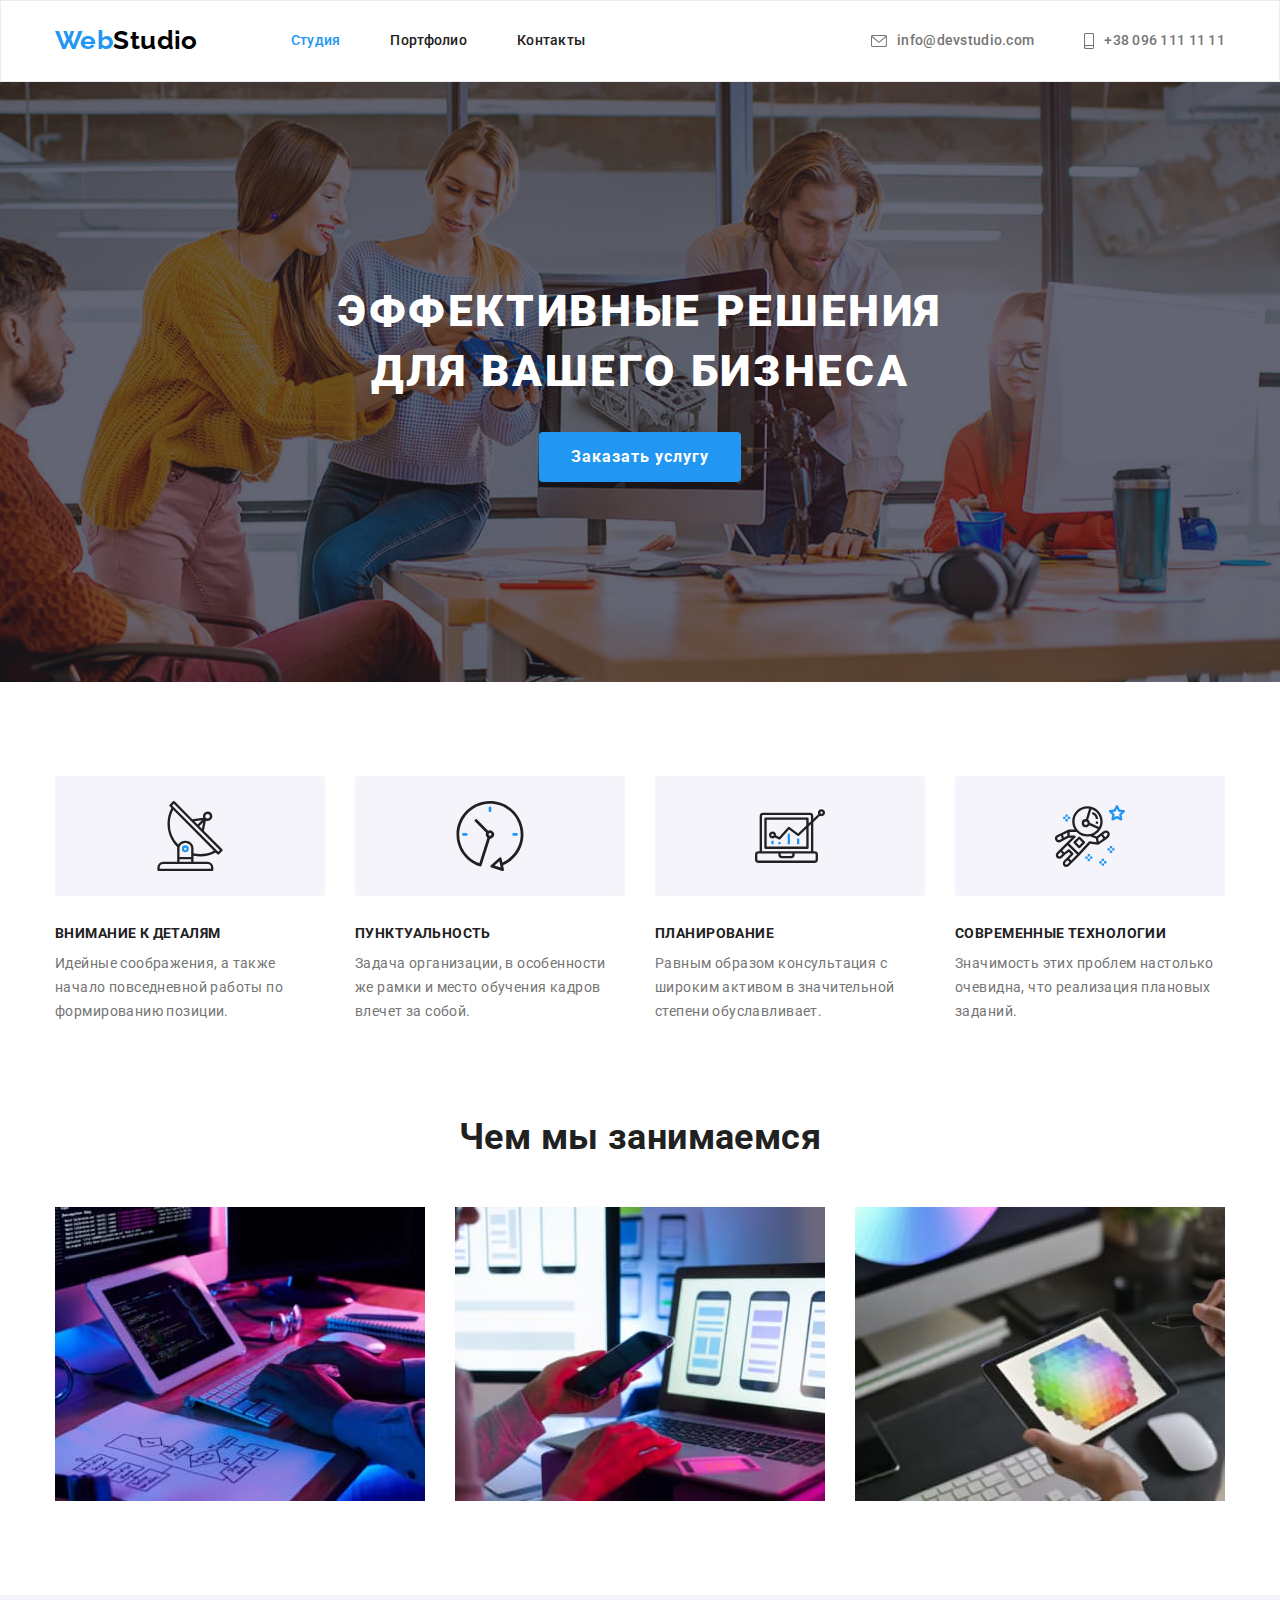
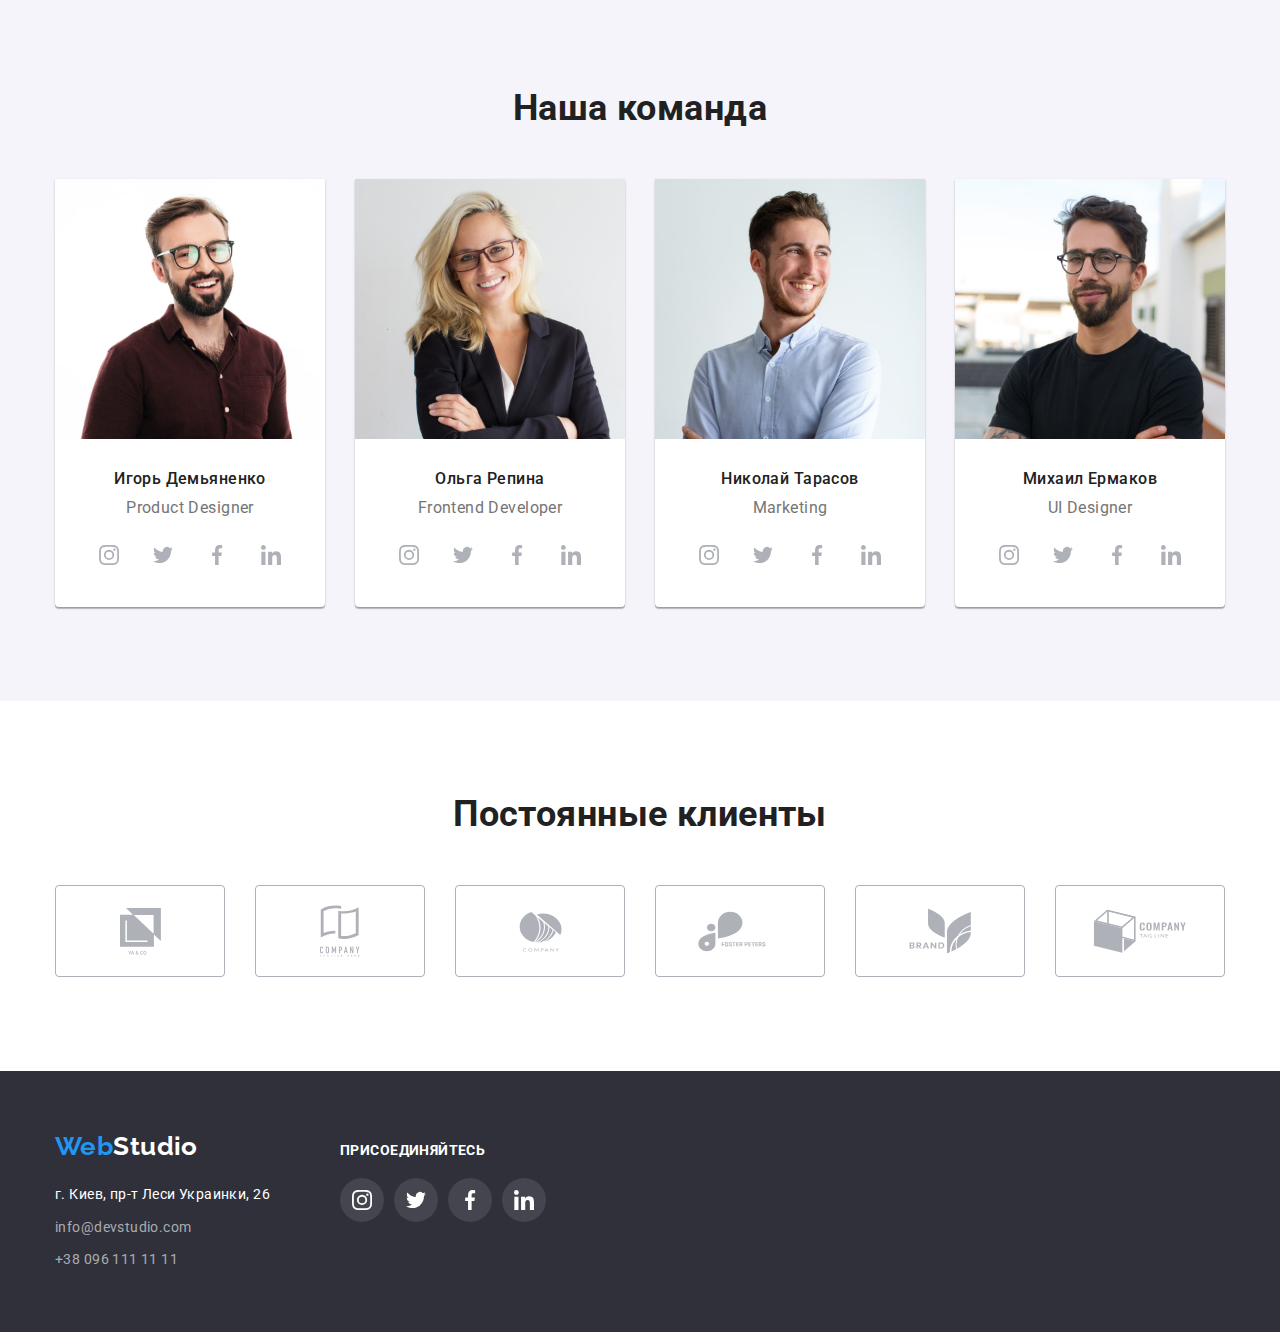
<file: index.html>
<!DOCTYPE html>
<html lang="ru">
  <head>
    <meta charset="UTF-8" />
    <meta http-equiv="X-UA-Compatible" content="IE=edge" />
    <meta name="viewport" content="width=device-width, initial-scale=1.0" />
    <title>WebStudio</title>

    <link rel="preconnect" href="https://fonts.googleapis.com" />
    <link rel="preconnect" href="https://fonts.gstatic.com" crossorigin />
    <link
      href="https://fonts.googleapis.com/css2?family=Raleway:wght@700&family=Roboto:wght@400;500;700;900&display=swap"
      rel="stylesheet"
    />
    <link
      rel="stylesheet"
      href="https://cdnjs.cloudflare.com/ajax/libs/modern-normalize/1.1.0/modern-normalize.css"
      integrity="sha512-Y0MM+V6ymRKN2zStTqzQ227DWhhp4Mzdo6gnlRnuaNCbc+YN/ZH0sBCLTM4M0oSy9c9VKiCvd4Jk44aCLrNS5Q=="
      crossorigin="anonymous"
      referrerpolicy="no-referrer"
    />
    <link rel="stylesheet" href="./css/styles.css" />

    <!-- Иконка -->
    <link rel="apple-touch-icon" sizes="180x180" href="./images/favicon/apple-touch-icon.png" />
    <link rel="icon" type="image/png" sizes="32x32" href="./images/favicon/favicon-32x32.png" />
    <link rel="icon" type="image/png" sizes="16x16" href="./images/favicon/favicon-16x16.png" />
    <link rel="manifest" href="./images/favicon/site.webmanifest" />
    <meta name="msapplication-TileColor" content="#da532c" />
    <meta name="theme-color" content="#ffffff" />
  </head>
  <body>
    <!--Заголовок -->
    <header class="header">
      <div class="container header-flex">
        <nav class="nav">
          <a class="header-logo logo" href="./index.html"><span class="active">Web</span>Studio</a>
          <ul class="header-nav-list list">
            <li class="header-nav-item">
              <a class="header-nav-link active" href="./index.html">Студия</a>
            </li>
            <li class="header-nav-item">
              <a class="header-nav-link" href="./portfolio.html">Портфолио</a>
            </li>
            <li class="header-nav-item"><a class="header-nav-link" href="">Контакты</a></li>
          </ul>
        </nav>
        <ul class="header-contacts-list list">
          <li class="header-contact-item">
            <a class="header-contact-link" href="mailto:info@devstudio.com">
              <svg class="header-icon link-svg" width="16" height="12">
                <use href="./images/icons.svg#icon-envelope"></use>
              </svg>
              info@devstudio.com</a
            >
          </li>
          <li class="header-contact-item">
            <a class="header-contact-link" href="tel:+380961111111"
              ><svg class="header-icon link-svg" width="10" height="16">
                <use href="./images/icons.svg#icon-smartphone"></use>
              </svg>
              +38 096 111 11 11</a
            >
          </li>
        </ul>
      </div>
    </header>

    <main>
      <!-- Шапка-->
      <section class="hero section">
        <div class="overlay">
          <div class="container">
            <h1 class="hero-title">Эффективные решения для вашего бизнеса</h1>
            <button class="button primary" type="button">Заказать услугу</button>
          </div>
        </div>
      </section>

      <!-- Приемущества -->
      <section class="section advantages">
        <div class="container">
          <h2 class="advantages-title visually-hidden">Приемущества</h2>
          <ul class="advantages-list list">
            <li class="advantage-item">
              <div class="advantage-item-icon">
                <svg width="70" height="70  ">
                  <use href="./images/icons.svg#icon-antenna"></use>
                </svg>
              </div>
              <h3 class="advantage-subtitle">Внимание к деталям</h3>
              <p class="advantage-text">
                Идейные соображения, а также начало повседневной работы по формированию позиции.
              </p>
            </li>
            <li class="advantage-item">
              <div class="advantage-item-icon">
                <svg width="70" height="70  ">
                  <use href="./images/icons.svg#icon-clock"></use>
                </svg>
              </div>
              <h3 class="advantage-subtitle">Пунктуальность</h3>
              <p class="advantage-text">
                Задача организации, в особенности же рамки и место обучения кадров влечет за собой.
              </p>
            </li>
            <li class="advantage-item">
              <div class="advantage-item-icon">
                <svg width="70" height="70  ">
                  <use href="./images/icons.svg#icon-diagram"></use>
                </svg>
              </div>
              <h3 class="advantage-subtitle">Планирование</h3>
              <p class="advantage-text">
                Равным образом консультация с широким активом в значительной степени обуславливает.
              </p>
            </li>
            <li class="advantage-item">
              <div class="advantage-item-icon">
                <svg width="70" height="70  ">
                  <use href="./images/icons.svg#icon-astronaut"></use>
                </svg>
              </div>
              <h3 class="advantage-subtitle">Современные технологии</h3>
              <p class="advantage-text">
                Значимость этих проблем настолько очевидна, что реализация плановых заданий.
              </p>
            </li>
          </ul>
        </div>
      </section>

      <!-- Чем мы занимаемся -->
      <section class="responsibilities section-no-padding">
        <div class="container">
          <h2 class="section-title">Чем мы занимаемся</h2>
          <ul class="responsibilities-list list">
            <li class="responsibilities-item">
              <img
                src="./images/index/responsibilities/box1.jpg"
                alt="Разработка алгоритма"
                height="294"
                width="370"
              />
            </li>
            <li class="responsibilities-item">
              <img
                src="./images/index/responsibilities/box2.jpg"
                alt="Проэктирование удобного адаптивного интерфеса"
                height="294"
                width="370"
              />
            </li>
            <li class="responsibilities-item">
              <img
                src="./images/index/responsibilities/box3.jpg"
                alt="Разработка красивого дизайна"
                height="294"
                width="370"
              />
            </li>
          </ul>
        </div>
      </section>

      <!--Наша команда  -->
      <section class="section team">
        <div class="container">
          <h2 class="section-title">Наша команда</h2>
          <ul class="team-list list">
            <li class="team-item card">
              <div class="card-thumb">
                <img
                  class="team-img"
                  src="./images/index/team/photo1.jpg"
                  alt="Фото Игоря Демьяненко"
                  width="270"
                  height="260"
                />
              </div>
              <div class="card-content">
                <h3 class="name">Игорь Демьяненко</h3>
                <p class="post">Product Designer</p>
                <ul class="socials-list">
                  <li class="socials-item">
                    <a href="" class="socials-link"
                      ><svg class="link-svg" width="20" height="20">
                        <use href="./images/icons.svg#icon-instagram"></use>
                      </svg>
                    </a>
                  </li>
                  <li class="socials-item">
                    <a href="" class="socials-link"
                      ><svg class="link-svg" width="20" height="20">
                        <use href="./images/icons.svg#icon-twitter"></use>
                      </svg>
                    </a>
                  </li>
                  <li class="socials-item">
                    <a href="" class="socials-link"
                      ><svg class="link-svg" width="20" height="20">
                        <use href="./images/icons.svg#icon-facebook"></use>
                      </svg>
                    </a>
                  </li>
                  <li class="socials-item">
                    <a href="" class="socials-link"
                      ><svg class="link-svg" width="20" height="20">
                        <use href="./images/icons.svg#icon-linkedin"></use>
                      </svg>
                    </a>
                  </li>
                </ul>
              </div>
            </li>
            <li class="team-item card">
              <div class="card-thumb">
                <img
                  class="team-img"
                  src="./images/index/team/photo2.jpg"
                  alt="Фото Ольги Репиной"
                  width="270"
                  height="260"
                />
              </div>
              <div class="card-content">
                <h3 class="name">Ольга Репина</h3>
                <p class="post">Frontend Developer</p>
                <ul class="socials-list">
                  <li class="socials-item">
                    <a href="" class="socials-link"
                      ><svg class="link-svg" width="20" height="20">
                        <use href="./images/icons.svg#icon-instagram"></use>
                      </svg>
                    </a>
                  </li>
                  <li class="socials-item">
                    <a href="" class="socials-link"
                      ><svg class="link-svg" width="20" height="20">
                        <use href="./images/icons.svg#icon-twitter"></use>
                      </svg>
                    </a>
                  </li>
                  <li class="socials-item">
                    <a href="" class="socials-link"
                      ><svg class="link-svg" width="20" height="20">
                        <use href="./images/icons.svg#icon-facebook"></use>
                      </svg>
                    </a>
                  </li>
                  <li class="socials-item">
                    <a href="" class="socials-link"
                      ><svg class="link-svg" width="20" height="20">
                        <use href="./images/icons.svg#icon-linkedin"></use>
                      </svg>
                    </a>
                  </li>
                </ul>
              </div>
            </li>
            <li class="team-item card">
              <div class="card-thumb">
                <img
                  class="team-img"
                  src="./images/index/team/photo3.jpg"
                  alt="Фото Николая Тарасова"
                  width="270"
                  height="260"
                />
              </div>
              <div class="card-content">
                <h3 class="name">Николай Тарасов</h3>
                <p class="post">Marketing</p>
                <ul class="socials-list">
                  <li class="socials-item">
                    <a href="" class="socials-link"
                      ><svg class="link-svg" width="20" height="20">
                        <use href="./images/icons.svg#icon-instagram"></use>
                      </svg>
                    </a>
                  </li>
                  <li class="socials-item">
                    <a href="" class="socials-link"
                      ><svg class="link-svg" width="20" height="20">
                        <use href="./images/icons.svg#icon-twitter"></use>
                      </svg>
                    </a>
                  </li>
                  <li class="socials-item">
                    <a href="" class="socials-link"
                      ><svg class="link-svg" width="20" height="20">
                        <use href="./images/icons.svg#icon-facebook"></use>
                      </svg>
                    </a>
                  </li>
                  <li class="socials-item">
                    <a href="" class="socials-link"
                      ><svg class="link-svg" width="20" height="20">
                        <use href="./images/icons.svg#icon-linkedin"></use>
                      </svg>
                    </a>
                  </li>
                </ul>
              </div>
            </li>
            <li class="team-item card">
              <div class="card-thumb">
                <img
                  class="team-img"
                  src="images/index/team/photo4.jpg"
                  alt="Фото Михаила
                  Ермакова"
                  width="270"
                  height="260"
                />
              </div>
              <div class="card-content">
                <h3 class="name">Михаил Ермаков</h3>
                <p class="post">UI Designer</p>
                <ul class="socials-list">
                  <li class="socials-item">
                    <a href="" class="socials-link"
                      ><svg class="link-svg" width="20" height="20">
                        <use href="./images/icons.svg#icon-instagram"></use>
                      </svg>
                    </a>
                  </li>
                  <li class="socials-item">
                    <a href="" class="socials-link"
                      ><svg class="link-svg" width="20" height="20">
                        <use href="./images/icons.svg#icon-twitter"></use>
                      </svg>
                    </a>
                  </li>
                  <li class="socials-item">
                    <a href="" class="socials-link"
                      ><svg class="link-svg" width="20" height="20">
                        <use href="./images/icons.svg#icon-facebook"></use>
                      </svg>
                    </a>
                  </li>
                  <li class="socials-item">
                    <a href="" class="socials-link"
                      ><svg class="link-svg" width="20" height="20">
                        <use href="./images/icons.svg#icon-linkedin"></use>
                      </svg>
                    </a>
                  </li>
                </ul>
              </div>
            </li>
          </ul>
        </div>
      </section>
      <!-- Постоянные клиенты -->
      <section class="section regular-costomers">
        <div class="container">
          <h2 class="section-title">Постоянные клиенты</h2>
          <ul class="regular-costomers-list">
            <li class="regular-costomers-item">
              <a class="regular-costomers-link" href=""
                ><svg class="regular-customers-svg link-svg" width="41" height="47">
                  <use href="./images/icons.svg#icon-client1"></use>
                </svg>
              </a>
            </li>
            <li class="regular-costomers-item">
              <a class="regular-costomers-link" href=""
                ><svg class="regular-customers-svg link-svg" width="40" height="52">
                  <use href="./images/icons.svg#icon-client2"></use>
                </svg>
              </a>
            </li>
            <li class="regular-costomers-item">
              <a class="regular-costomers-link" href=""
                ><svg class="regular-customers-svg link-svg" width="43" height="51">
                  <use href="./images/icons.svg#icon-client3"></use>
                </svg>
              </a>
            </li>
            <li class="regular-costomers-item">
              <a class="regular-costomers-link" href=""
                ><svg class="regular-customers-svg link-svg" width="84" height="41">
                  <use href="./images/icons.svg#icon-client4"></use>
                </svg>
              </a>
            </li>
            <li class="regular-costomers-item">
              <a class="regular-costomers-link" href=""
                ><svg class="regular-customers-svg link-svg" width="63" height="46">
                  <use href="./images/icons.svg#icon-client5"></use>
                </svg>
              </a>
            </li>
            <li class="regular-costomers-item">
              <a class="regular-costomers-link" href=""
                ><svg class="regular-customers-svg link-svg" width="94" height="44">
                  <use href="./images/icons.svg#icon-client6"></use>
                </svg>
              </a>
            </li>
          </ul>
        </div>
      </section>
    </main>

    <!-- Футер -->
    <footer class="footer">
      <div class="container footer-container">
        <div class="footer-contacts">
          <a class="footer-logo logo" href="./index.html"><span class="active">Web</span>Studio</a>
          <address>
            <ul class="contacts-list list">
              <li class="footer-contact-item">
                <a
                  class="footer-contact-link address"
                  href="https://goo.gl/maps/piqngm7oDQpEDh6u6"
                  target="_blank"
                  rel="noopener nofollow noreferrer"
                  >г. Киев, пр-т Леси Украинки, 26</a
                >
              </li>
              <li class="footer-contact-item">
                <a class="footer-contact-link" href="mailto:info@devstudio.com"
                  >info@devstudio.com</a
                >
              </li>
              <li class="footer-contact-item">
                <a class="footer-contact-link" href="tel:+380961111111">+38 096 111 11 11</a>
              </li>
            </ul>
          </address>
        </div>
        <div class="footer-socials">
          <h2 class="footer-title">присоединяйтесь</h2>
          <ul class="fooer-socials-list socials-list">
            <li class="footer-socials-item socials-item">
              <a href="" class="footer-socials-link socials-link">
                <svg class="link-svg" width="20" height="20">
                  <use href="./images/icons.svg#icon-instagram"></use>
                </svg>
              </a>
            </li>
            <li class="footer-socials-item socials-item">
              <a href="" class="footer-socials-link socials-link">
                <svg class="link-svg" width="20" height="20">
                  <use href="./images/icons.svg#icon-twitter"></use>
                </svg>
              </a>
            </li>
            <li class="footer-socials-item socials-item">
              <a href="" class="footer-socials-link socials-link">
                <svg class="link-svg" width="20" height="20">
                  <use href="./images/icons.svg#icon-facebook"></use>
                </svg>
              </a>
            </li>
            <li class="footer-socials-item socials-item">
              <a href="" class="footer-socials-link socials-link">
                <svg class="link-svg" width="20" height="20">
                  <use href="./images/icons.svg#icon-linkedin"></use>
                </svg>
              </a>
            </li>
          </ul>
        </div>
      </div>
    </footer>
  </body>
</html>
</file>
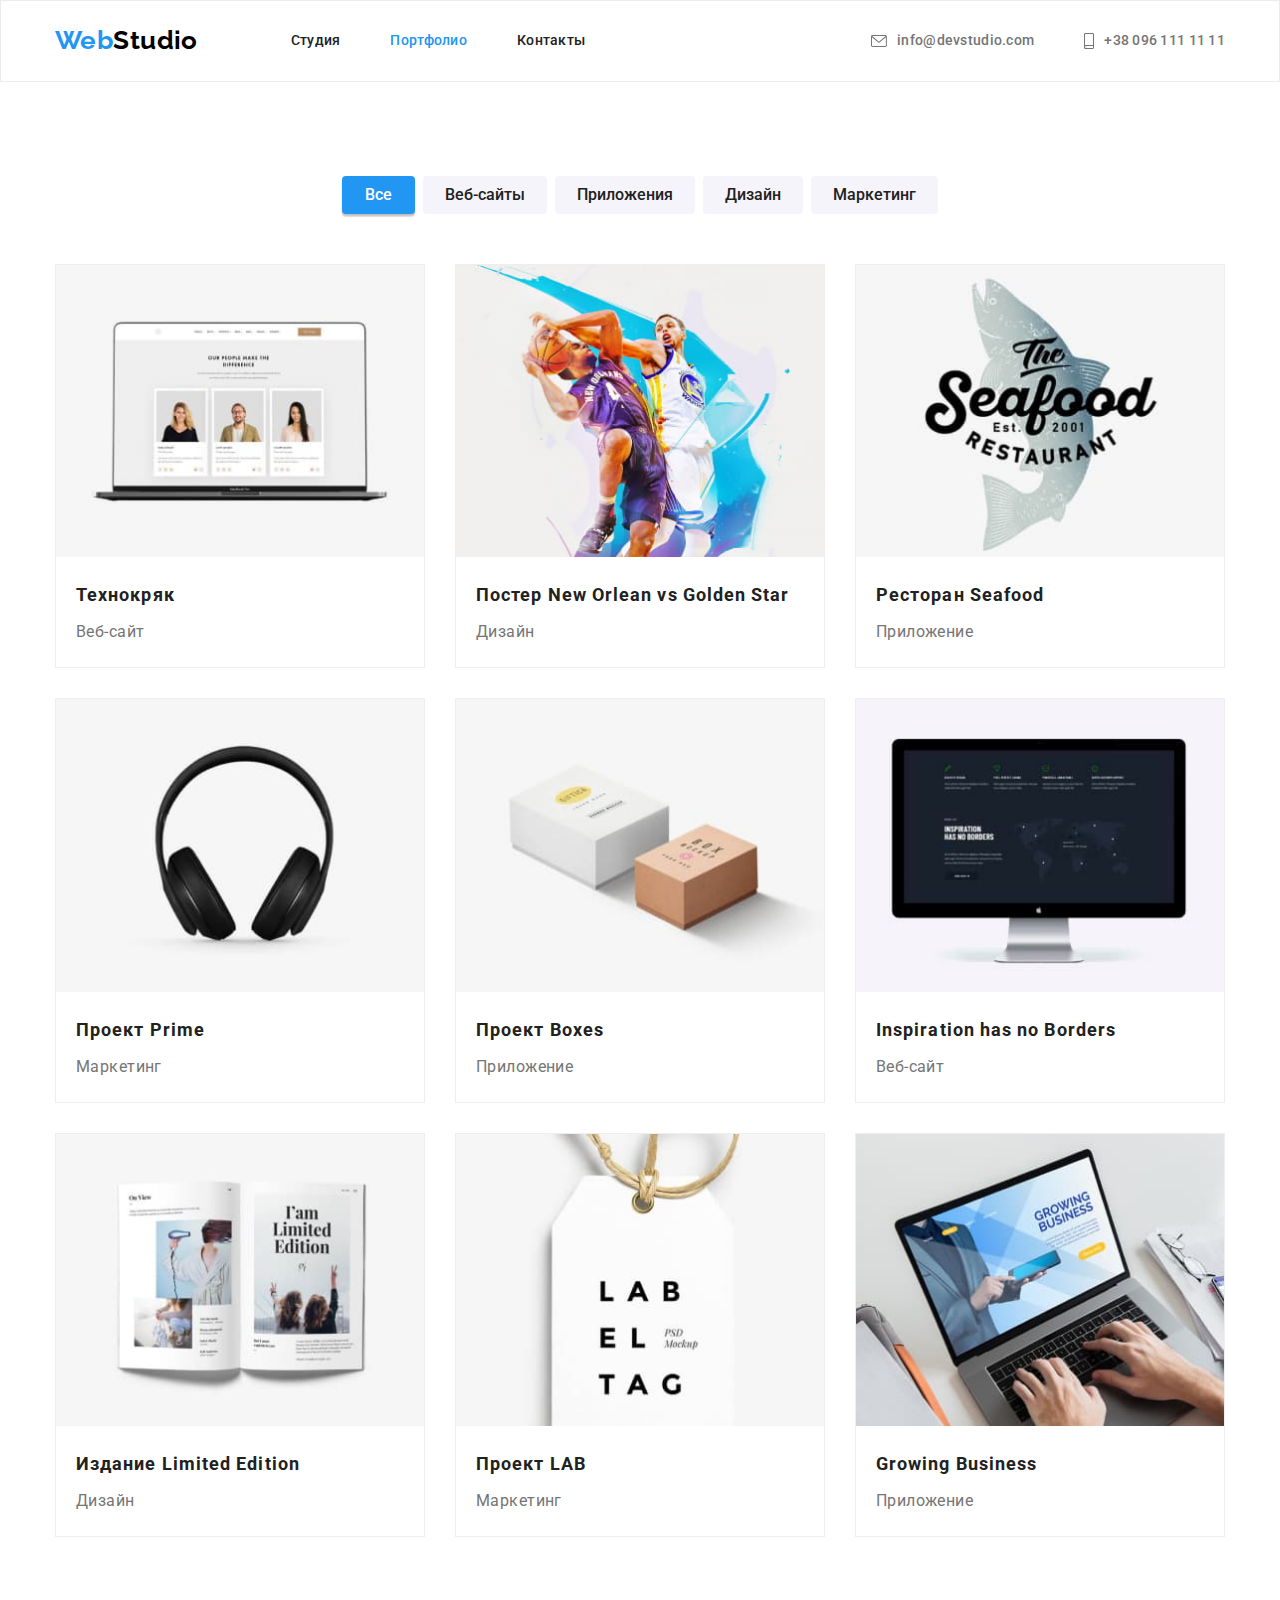
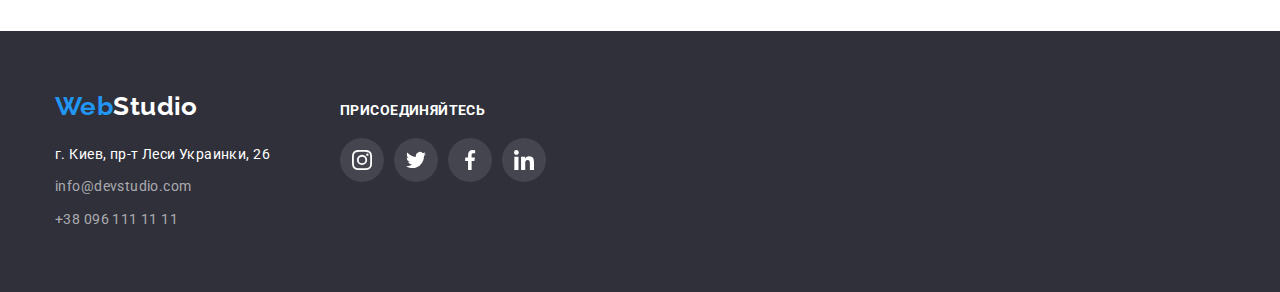
<file: portfolio.html>
<!DOCTYPE html>
<html lang="ru">
  <head>
    <meta charset="UTF-8" />
    <meta http-equiv="X-UA-Compatible" content="IE=edge" />
    <meta name="viewport" content="width=device-width, initial-scale=1.0" />
    <title>WebStudio</title>

    <link rel="icon" type="image/x-icon" href="./images/favicon.ico" />
    <!--Шрифт  -->
    <link
      href="https://fonts.googleapis.com/css2?family=Raleway:wght@700&family=Roboto:wght@400;500;700;900&display=swap"
      rel="stylesheet"
    />
    <!-- Нормализация -->
    <link
      rel="stylesheet"
      href="https://cdnjs.cloudflare.com/ajax/libs/modern-normalize/1.1.0/modern-normalize.css"
      integrity="sha512-Y0MM+V6ymRKN2zStTqzQ227DWhhp4Mzdo6gnlRnuaNCbc+YN/ZH0sBCLTM4M0oSy9c9VKiCvd4Jk44aCLrNS5Q=="
      crossorigin="anonymous"
      referrerpolicy="no-referrer"
    />
    <link rel="stylesheet" href="./css/styles.css" />

    <!-- Иконка -->
    <link rel="apple-touch-icon" sizes="180x180" href="./images/favicon/apple-touch-icon.png" />
    <link rel="icon" type="image/png" sizes="32x32" href="./images/favicon/favicon-32x32.png" />
    <link rel="icon" type="image/png" sizes="16x16" href="./images/favicon/favicon-16x16.png" />
    <link rel="manifest" href="./images/favicon/site.webmanifest" />
    <meta name="msapplication-TileColor" content="#da532c" />
    <meta name="theme-color" content="#ffffff" />
  </head>
  <body>
    <!--Заголовок -->
    <header class="header">
      <div class="container header-flex">
        <nav class="nav">
          <a class="header-logo logo" href="./index.html"><span class="active">Web</span>Studio</a>
          <ul class="header-nav-list list">
            <li class="header-nav-item">
              <a class="header-nav-link" href="./index.html">Студия</a>
            </li>
            <li class="header-nav-item">
              <a class="header-nav-link active" href="./portfolio.html">Портфолио</a>
            </li>
            <li class="header-nav-item"><a class="header-nav-link" href="">Контакты</a></li>
          </ul>
        </nav>

        <ul class="header-contacts-list list">
          <li class="header-contact-item">
            <a class="header-contact-link" href="mailto:info@devstudio.com">
              <svg class="header-icon link-svg" width="16" height="12">
                <use href="./images/icons.svg#icon-envelope"></use>
              </svg>
              info@devstudio.com</a
            >
          </li>
          <li class="header-contact-item">
            <a class="header-contact-link" href="tel:+380961111111"
              ><svg class="header-icon link-svg" width="10" height="16">
                <use href="./images/icons.svg#icon-smartphone"></use>
              </svg>
              +38 096 111 11 11</a
            >
          </li>
        </ul>
      </div>
    </header>
    <!-- Основная часть -->
    <main>
      <!-- Наши работы -->
      <section class="section projects">
        <div class="container">
          <h1 class="visually-hidden">Наши работы</h1>

          <!-- фильтр -->
          <ul class="projects-filter-list list">
            <li class="projects-filter-item">
              <button class="button button-active" type="button">Все</button>
            </li>
            <li class="projects-filter-item">
              <button class="button" type="button">Веб-сайты</button>
            </li>
            <li class="projects-filter-item">
              <button class="button" type="button">Приложения</button>
            </li>
            <li class="projects-filter-item">
              <button class="button" type="button">Дизайн</button>
            </li>
            <li class="projects-filter-item">
              <button class="button" type="button">Маркетинг</button>
            </li>
          </ul>

          <!-- Карточки проектов -->
          <ul class="projects-list list">
            <li class="projects-item">
              <a href="" class="project-link">
                <div class="card-thumb">
                  <img
                    class="projects-img"
                    src="./images/portfolio/projects/project1.jpg"
                    alt="Ноут с веб-сайтом"
                    width="370"
                    height="294"
                  />
                </div>
                <div class="card-content">
                  <h2 class="project-title">Технокряк</h2>
                  <p class="project-type">Веб-сайт</p>
                </div>
              </a>
            </li>
            <li class="projects-item">
              <a href="" class="project-link">
                <div class="card-thumb">
                  <img
                    class="projects-img"
                    src="./images/portfolio/projects/project2.jpg"
                    alt="Постер"
                    width="370"
                    height="294"
                  />
                </div>
                <div class="card-content">
                  <h2 class="project-title">
                    Постер <span lang="en">New Orlean vs Golden Star</span>
                  </h2>
                  <p class="project-type">Дизайн</p>
                </div>
              </a>
            </li>
            <li class="projects-item">
              <a href="" class="project-link">
                <div class="card-thumb">
                  <img
                    class="projects-img"
                    src="./images/portfolio/projects/project3.jpg"
                    alt="Логотип  приложения для ресторан Seafood"
                    width="370"
                    height="294"
                  />
                </div>
                <div class="card-content">
                  <h2 class="project-title">Ресторан <span lang="en">Seafood</span></h2>
                  <p class="project-type">Приложение</p>
                </div>
              </a>
            </li>
            <li class="projects-item">
              <a href="" class="project-link">
                <div class="card-thumb">
                  <img
                    class="projects-img"
                    src="./images/portfolio/projects/project4.jpg"
                    alt="Наушники"
                    width="370"
                    height="294"
                  />
                </div>
                <div class="card-content">
                  <h2 class="project-title">Проект <span lang="en">Prime</span></h2>
                  <p class="project-type">Маркетинг</p>
                </div>
              </a>
            </li>
            <li class="projects-item">
              <a href="" class="project-link">
                <div class="card-thumb">
                  <img
                    class="projects-img"
                    src="./images/portfolio/projects/project5.jpg"
                    alt="Коробки"
                    width="370"
                    height="294"
                  />
                </div>
                <div class="card-content">
                  <h2 class="project-title">Проект Boxes</h2>
                  <p class="project-type">Приложение</p>
                </div>
              </a>
            </li>
            <li class="projects-item">
              <a href="" class="project-link">
                <div class="card-thumb">
                  <img
                    class="projects-img"
                    src="./images/portfolio/projects/project6.jpg"
                    alt="Экран с веб-сайтом"
                    width="370"
                    height="294"
                  />
                </div>
                <div class="card-content">
                  <h2 class="project-title" lang="en">Inspiration has no Borders</h2>
                  <p class="project-type">Веб-сайт</p>
                </div>
              </a>
            </li>
            <li class="projects-item">
              <a href="" class="project-link">
                <div class="card-thumb">
                  <img
                    class="projects-img"
                    src="./images/portfolio/projects/project7.jpg"
                    alt="Журнал"
                    width="370"
                    height="294"
                  />
                </div>
                <div class="card-content">
                  <h2 class="project-title">Издание <span lang="en">Limited Edition</span></h2>
                  <p class="project-type">Дизайн</p>
                </div>
              </a>
            </li>
            <li class="projects-item">
              <a href="" class="project-link">
                <div class="card-thumb">
                  <img
                    class="projects-img"
                    src="./images/portfolio/projects/project8.jpg"
                    alt="Этикетка проекта"
                    width="370"
                    height="294"
                  />
                </div>
                <div class="card-content">
                  <h2 class="project-title">Проект <span lang="en">LAB</span></h2>
                  <p class="project-type">Маркетинг</p>
                </div>
              </a>
            </li>
            <li class="projects-item">
              <a href="" class="project-link">
                <div class="card-thumb">
                  <img
                    class="projects-img"
                    src="./images/portfolio/projects/project9.jpg"
                    alt="Ноутбуку с проектом"
                    width="370"
                    height="294"
                  />
                </div>
                <div class="card-content">
                  <h2 class="project-title" lang="en">Growing Business</h2>
                  <p class="project-type">Приложение</p>
                </div>
              </a>
            </li>
          </ul>
        </div>
      </section>
    </main>

    <!-- Футер -->
    <footer class="footer">
      <div class="container footer-container">
        <div class="footer-contacts">
          <a class="footer-logo logo" href="./index.html"><span class="active">Web</span>Studio</a>
          <address>
            <ul class="contacts-list list">
              <li class="footer-contact-item">
                <a
                  class="footer-contact-link address"
                  href="https://goo.gl/maps/piqngm7oDQpEDh6u6"
                  target="_blank"
                  rel="noopener nofollow noreferrer"
                  >г. Киев, пр-т Леси Украинки, 26</a
                >
              </li>
              <li class="footer-contact-item">
                <a class="footer-contact-link" href="mailto:info@devstudio.com"
                  >info@devstudio.com</a
                >
              </li>
              <li class="footer-contact-item">
                <a class="footer-contact-link" href="tel:+380961111111">+38 096 111 11 11</a>
              </li>
            </ul>
          </address>
        </div>
        <div class="footer-socials">
          <h2 class="footer-title">присоединяйтесь</h2>
          <ul class="fooer-socials-list socials-list">
            <li class="footer-socials-item socials-item">
              <a href="" class="footer-socials-link socials-link">
                <svg class="link-svg" width="20" height="20">
                  <use href="./images/icons.svg#icon-instagram"></use>
                </svg>
              </a>
            </li>
            <li class="footer-socials-item socials-item">
              <a href="" class="footer-socials-link socials-link">
                <svg class="link-svg" width="20" height="20">
                  <use href="./images/icons.svg#icon-twitter"></use>
                </svg>
              </a>
            </li>
            <li class="footer-socials-item socials-item">
              <a href="" class="footer-socials-link socials-link">
                <svg class="link-svg" width="20" height="20">
                  <use href="./images/icons.svg#icon-facebook"></use>
                </svg>
              </a>
            </li>
            <li class="footer-socials-item socials-item">
              <a href="" class="footer-socials-link socials-link">
                <svg class="link-svg" width="20" height="20">
                  <use href="./images/icons.svg#icon-linkedin"></use>
                </svg>
              </a>
            </li>
          </ul>
        </div>
      </div>
    </footer>
  </body>
</html>
</file>
<file: css/styles.css>
:root {
  --background: #fff;
  --text-color: #757575;
  --active-color: #2196f3;
  --title-color: #212121;
  --text-primary-color: #fff;
  --secondary-color: #f5f4fa;
  --black: #000;
  --hero-color: #2f303a;
  --primary-hover: #188ce8;
  --card-gap: 30px;
  --icon-color: #afb1b8;
}

/* Стили для обнуления */
html {
  box-sizing: border-box;
}
*,
*::after,
*::before {
  box-sizing: inherit;
}
/* Стили для обнуления верхних отступов у элементов */
h1,
h2,
h3,
h4,
h5,
h6,
p {
  margin-top: 0;
}
/* Класс для обнуления базовых свойств у списков (ul) */
ul {
  list-style: none;
  padding-left: 0;
  margin: 0;
}
/* Класс для обнуления базовых свойств у ссылок */
a {
  text-decoration: none;
  color: inherit;
}
/* Свойства для корректного отображения картинок */
img {
  display: block;
  max-width: 100%;
  height: auto;
}
/* Свойства для обнуления курсива у address */
address {
  font-style: normal;
}

body {
  font-family: 'Roboto', sans-serif;
  font-size: 14px;
  letter-spacing: 0.03em;
  color: var(--text-color);
  background-color: var(--background);
}

/* Components */
.container {
  margin: 0 auto;
  padding: 0 15px;
  width: 1200px;
}

.list {
  padding: 0;
  margin: 0;
  list-style: none;
}

/* hidden */
.visually-hidden {
  position: absolute;
  white-space: nowrap;
  width: 1px;
  height: 1px;
  overflow: hidden;
  border: 0;
  padding: 0;
  clip: rect(0 0 0 0);
  clip-path: inset(50%);
  margin: -1px;
}

.section {
  padding-top: 94px;
  padding-bottom: 94px;
}

.section-no-padding {
  padding-top: 0;
  padding-bottom: 94px;
}

/* buttons */
.button {
  min-width: 73px;

  font-weight: 500;
  font-size: 16px;
  line-height: 1.62;
  text-align: center;
  color: var(--title-color);

  background-color: var(--secondary-color);
  border: none;
  cursor: pointer;
  border-radius: 4px;
  padding: 6px 22px;
}

.button-active,
.button:hover,
.button:focus {
  color: var(--text-primary-color);
  background-color: var(--active-color);
  box-shadow: 0px 3px 1px rgba(0, 0, 0, 0.1), 0px 1px 2px rgba(0, 0, 0, 0.08),
    0px 2px 2px rgba(0, 0, 0, 0.12);
  border-radius: 4px;
}

/* social-links */
.link-svg {
  fill: currentColor;
}

.socials-list {
  display: flex;
}

.socials-item:not(:last-child) {
  margin-right: 10px;
}

.socials-link {
  display: flex;
  width: 44px;
  height: 44px;
  justify-content: center;
  align-items: center;

  color: var(--icon-color);
  border-radius: 44px;
  cursor: pointer;
}

.socials-link:hover,
.socials-link:focus {
  background-color: var(--active-color);
  color: var(--background);
}

.socials-img {
  fill: currentColor;
}

/* header */
.header {
  border: 1px solid rgba(236, 236, 236, 1);
}

.header-flex {
  display: flex;
}

.header-logo {
  margin-right: 93px;
}

.logo {
  font-family: 'Raleway', sans-serif;
  color: var(--black);
  font-weight: 700;
  font-size: 26px;
  line-height: 1.2;
}

.logo .active {
  color: var(--active-color);
}

.nav {
  display: flex;
  align-items: center;
  margin-right: auto;
}

.header-nav-list,
.header-contacts-list {
  display: flex;
}

.header-nav-item:not(:last-child) {
  margin-right: 50px;
}

.header-contact-item {
  margin-right: 50px;
}

.header-contact-item:last-child {
  margin-right: 0;
}

.header-nav-link,
.header-contact-link {
  display: block;
  padding-top: 32px;
  padding-bottom: 32px;
  font-weight: 500;
  line-height: 1.14;
  letter-spacing: 0.02em;
  color: var(--title-color);
}

.header-contact-link {
  color: var(--text-color);
  display: flex;
  align-items: center;
}

.header-icon {
  display: block;
  margin-right: 10px;
}

.header-nav-link.active,
.header-nav-link:focus,
.header-nav-link:hover,
.header-contact-link:focus,
.header-contact-link:hover,
.footer-contact-link:not(.address):hover,
.footer-contact-link:not(.address):focus {
  color: var(--active-color);
}

/* footer */
.footer {
  padding-top: 60px;
  padding-bottom: 60px;
  background-color: var(--hero-color);
}

.footer-container {
  display: flex;
  align-items: baseline;
}

.footer-contacts {
  margin-right: 70px;
}

.footer-logo {
  display: block;
  margin-bottom: 20px;
  color: var(--text-primary-color);
}

.footer-contact-item:not(:last-child) {
  margin-bottom: 9px;
}

.footer-contact-link {
  line-height: 1.71;
  color: rgba(255, 255, 255, 0.6);
}

.footer-contact-link.address {
  color: var(--text-primary-color);
}

/* footer-socials */
.footer-socials-link {
  color: var(--background);
  background-color: rgba(255, 255, 255, 0.1);
}

.footer-title {
  margin-bottom: 20px;

  font-size: 14px;
  line-height: 16px;
  text-transform: uppercase;
  color: var(--background);
}

/* index.html */
/* hero  */
.hero {
  padding-top: 0;
  padding-bottom: 0;
  text-align: center;
  background-color: var(--hero-color);
}

.overlay {
  padding-top: 200px;
  padding-bottom: 200px;
  max-width: 1600px;
  margin: 0 auto;
  background-color: var(--hero-color);
  background-image: linear-gradient(to right, rgba(47, 48, 58, 0.4), rgba(47, 48, 58, 0.4)),
    url('../images/index/hero/background.jpg');
  background-repeat: no-repeat;
  background-size: cover;
  background-position: center;
}

.hero-title {
  max-width: 700px;
  margin-left: auto;
  margin-right: auto;
  margin-bottom: 30px;

  font-weight: 900;
  font-size: 44px;
  line-height: 1.36;
  text-align: center;
  letter-spacing: 0.06em;
  text-transform: uppercase;
  color: var(--text-primary-color);
}

.button.primary {
  padding: 10px 32px;

  font-weight: 700;
  line-height: 1.88;
  text-align: center;
  letter-spacing: 0.06em;
  color: var(--text-primary-color);

  background-color: var(--active-color);
}

.button.primary:hover,
.button.primary:focus {
  background-color: var(--primary-hover);
}

/* advantages */

.advantages-list {
  display: flex;
}

.advantage-item {
  flex-basis: calc((100% - 3 * var(--card-gap)) / 4);
}

.advantage-item:not(:nth-child(4)) {
  margin-right: var(--card-gap);
}

/*advanteges iconc icons */

.advantage-item-icon {
  display: flex;
  justify-content: center;
  align-items: center;
  height: 120px;
  margin-bottom: 30px;

  background: var(--secondary-color);
  border-radius: 4px;
}

.advantage-subtitle {
  margin-bottom: 10px;

  font-size: 14px;
  line-height: 1.14;
  text-transform: uppercase;
  color: var(--title-color);
}

.advantage-text {
  margin-bottom: 0;

  line-height: 1.71;
  color: var(--text-color);
}

/* responsibilities */

.section-title {
  margin-bottom: 50px;

  font-size: 36px;
  line-height: 1.11;
  text-align: center;
  color: var(--title-color);
}

.responsibilities-list {
  display: flex;
}

.responsibilities-item:not(:last-child) {
  margin-right: var(--card-gap);
}

/* team */
.team {
  background-color: var(--secondary-color);
}

.team-list {
  display: flex;
}

.team-item {
  flex-basis: calc((100% - 3 * var(--card-gap)) / 4);

  background-color: var(--background);
  box-shadow: 0px 1px 3px rgba(0, 0, 0, 0.12), 0px 1px 1px rgba(0, 0, 0, 0.14),
    0px 2px 1px rgba(0, 0, 0, 0.2);
  border-radius: 0px 0px 4px 4px;
}

.team-item:not(:nth-child(4n)) {
  margin-right: var(--card-gap);
}

.team .card-content {
  padding-top: 30px;
  padding-bottom: 30px;
  padding-left: 32px;
  padding-right: 32px;

  text-align: center;
}

.team-item .name {
  margin-bottom: 10px;

  font-weight: 500;
  font-size: 16px;
  line-height: 1.19;
  color: var(--title-color);
}

.team-item .post {
  margin-bottom: 16px;

  font-size: 16px;
  line-height: 1.19;
}

/* regular customers */
.regular-costomers-list {
  display: flex;
}

.regular-costomers-item:not(:last-child) {
  margin-right: 30px;
}

.regular-costomers-link {
  display: flex;
  justify-content: center;
  align-items: center;
  min-width: 170px;
  min-height: 92px;

  color: var(--icon-color);
  border: 1px solid var(--icon-color);
  border-radius: 4px;
}

.regular-costomers-link:focus,
.regular-costomers-link:hover {
  color: var(--active-color);
  border-color: var(--active-color);
}

/* portfolio */

/* projects */
.projects-filter-list {
  display: flex;
  justify-content: center;
  margin-bottom: 50px;
}

.projects-filter-item:not(:last-child) {
  margin-right: 8px;
}

.projects-list {
  display: flex;
  flex-wrap: wrap;
}

.projects-item {
  flex-basis: calc((100% - var(--card-gap) * 2) / 3);
  margin-right: var(--card-gap);
  margin-top: var(--card-gap);
}

.projects-item:nth-child(-n + 3) {
  margin-top: 0;
}

.projects-item:nth-child(3n) {
  margin-right: 0;
}

.project-link {
  display: block;
  border: 1px solid #eeeeee;
}

.project-link:hover,
.project-link:focus {
  box-shadow: 0px 1px 1px rgba(0, 0, 0, 0.12), 0px 4px 4px rgba(0, 0, 0, 0.06),
    1px 4px 6px rgba(0, 0, 0, 0.16);
}

.projects .card-content {
  padding-top: 20px;
  padding-bottom: 20px;
  padding-left: 20px;
}

.project-title {
  margin-bottom: 4px;
  font-size: 18px;
  line-height: 2;
  letter-spacing: 0.06em;
  color: var(--title-color);
}

.project-type {
  margin-top: 0;
  margin-bottom: 0;
  font-size: 16px;
  line-height: 1.88;
  color: var(--text-color);
}
</file>
